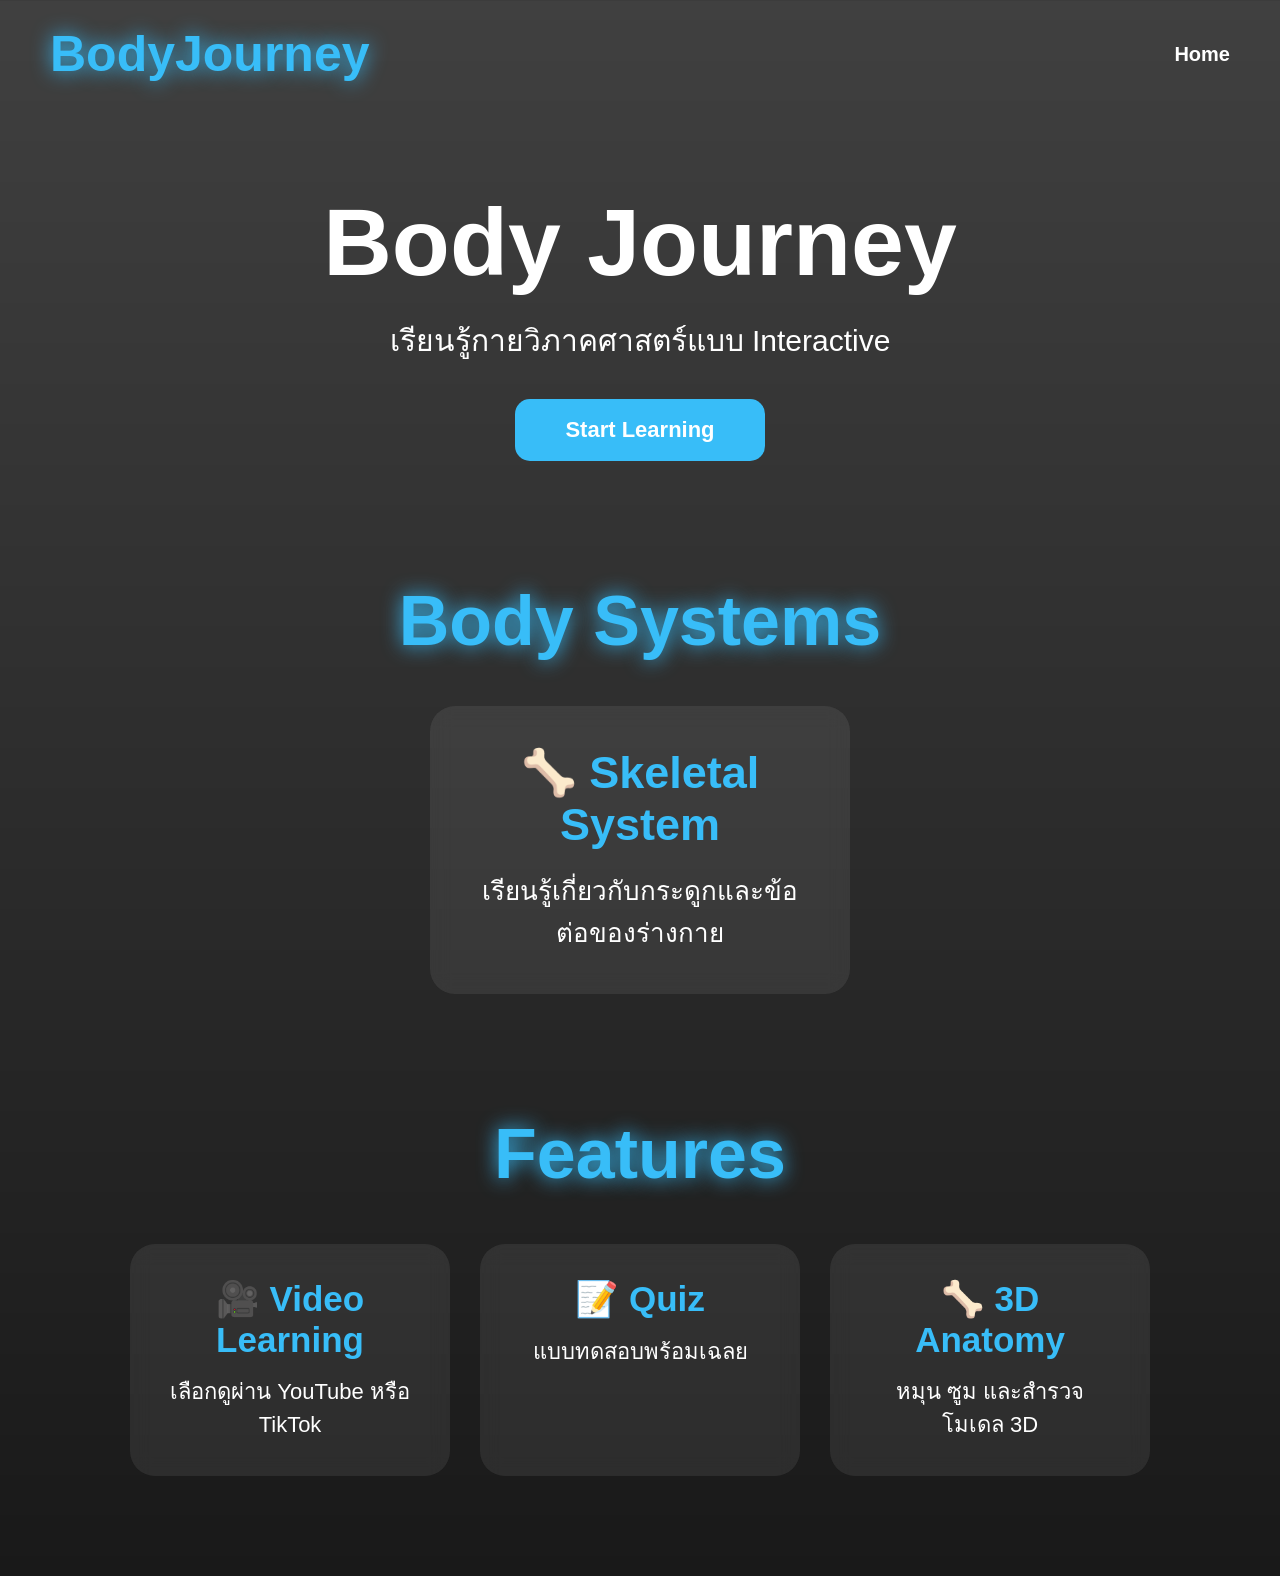
<file: index.html>
<!DOCTYPE html>
<html lang="th">
<head>
<meta charset="UTF-8">
<meta name="viewport" content="width=device-width, initial-scale=1.0">

<title>BodyJourney</title>

<style>

*{
    margin:0;
    padding:0;
    box-sizing:border-box;
    font-family:Arial, Helvetica, sans-serif;
}

body{
    background:
    linear-gradient(rgba(0,0,0,0.75), rgba(0,0,0,0.9)),
    url("https://images.unsplash.com/photo-1530210124550-912dc1381cb8?q=80&w=1200&auto=format&fit=crop");

    background-size:cover;
    background-position:center;
    min-height:100vh;
    color:white;
}

/* NAVBAR */

nav{
    display:flex;
    justify-content:space-between;
    align-items:center;
    padding:25px 50px;
}

.logo{
    font-size:50px;
    font-weight:bold;
    color:#38bdf8;
    text-shadow:0 0 20px #38bdf8;
}

nav a{
    color:white;
    text-decoration:none;
    font-size:20px;
    font-weight:bold;
}

/* HERO */

.hero{
    display:flex;
    flex-direction:column;
    justify-content:center;
    align-items:center;
    text-align:center;
    margin-top:80px;
}

.hero h1{
    font-size:95px;
    margin-bottom:20px;
}

.hero p{
    font-size:30px;
    margin-bottom:35px;
}

.start-btn{
    padding:18px 50px;
    background:#38bdf8;
    border:none;
    border-radius:15px;
    color:white;
    font-size:22px;
    font-weight:bold;
    cursor:pointer;
    transition:0.3s;
}

.start-btn:hover{
    background:#0ea5e9;
    transform:scale(1.05);
}

/* SYSTEMS */

.system-section{
    margin-top:120px;
    text-align:center;
}

.system-section h2{
    font-size:70px;
    color:#38bdf8;
    margin-bottom:45px;
    text-shadow:0 0 20px #38bdf8;
}

.system-card{
    width:420px;
    margin:auto;
    background:rgba(255,255,255,0.08);
    padding:40px;
    border-radius:25px;
    backdrop-filter:blur(10px);
    transition:0.3s;
    text-decoration:none;
    color:white;
    display:block;
}

.system-card:hover{
    transform:translateY(-10px);
    background:rgba(56,189,248,0.2);
}

.system-card h3{
    font-size:45px;
    color:#38bdf8;
    margin-bottom:20px;
}

.system-card p{
    font-size:26px;
    line-height:1.6;
}

/* FEATURES */

.features{
    margin-top:120px;
    padding-bottom:100px;
}

.features h2{
    text-align:center;
    font-size:70px;
    color:#38bdf8;
    margin-bottom:50px;
    text-shadow:0 0 20px #38bdf8;
}

.feature-grid{
    display:flex;
    justify-content:center;
    gap:30px;
    flex-wrap:wrap;
}

.feature-card{
    width:320px;
    background:rgba(255,255,255,0.08);
    padding:35px;
    border-radius:25px;
    text-align:center;
    text-decoration:none;
    color:white;
    transition:0.3s;
    backdrop-filter:blur(10px);
}

.feature-card:hover{
    transform:translateY(-10px);
    background:rgba(56,189,248,0.2);
    box-shadow:0 0 25px #38bdf8;
}

.feature-card h3{
    font-size:35px;
    margin-bottom:15px;
    color:#38bdf8;
}

.feature-card p{
    font-size:22px;
    line-height:1.5;
}

</style>

</head>

<body>

<nav>

<div class="logo">BodyJourney</div>

<a href="#">Home</a>

</nav>

<section class="hero">

<h1>Body Journey</h1>

<p>
เรียนรู้กายวิภาคศาสตร์แบบ Interactive
</p>

<button class="start-btn"

onclick="document.getElementById('systems').scrollIntoView({behavior:'smooth'})">

Start Learning

</button>

</section>

<section class="system-section" id="systems">

<h2>Body Systems</h2>

<a href="docs/skeletal.pdf" target="_blank" class="system-card">
    <h3>🦴 Skeletal System</h3>
    <p>เรียนรู้เกี่ยวกับกระดูกและข้อต่อของร่างกาย</p>
</a>

</section>

<section class="features">

<h2>Features</h2>

<div class="feature-grid">

<a href="video.html" class="feature-card">

<h3>🎥 Video Learning</h3>

<p>
เลือกดูผ่าน YouTube หรือ TikTok
</p>

</a>

<a href="quiz.html" class="feature-card">

<h3>📝 Quiz</h3>

<p>
แบบทดสอบพร้อมเฉลย
</p>

</a>

<a href="model.html" class="feature-card">

<h3>🦴 3D Anatomy</h3>

<p>
หมุน ซูม และสำรวจโมเดล 3D
</p>

</a>

</div>

</section>

</body>
</html>
</file>
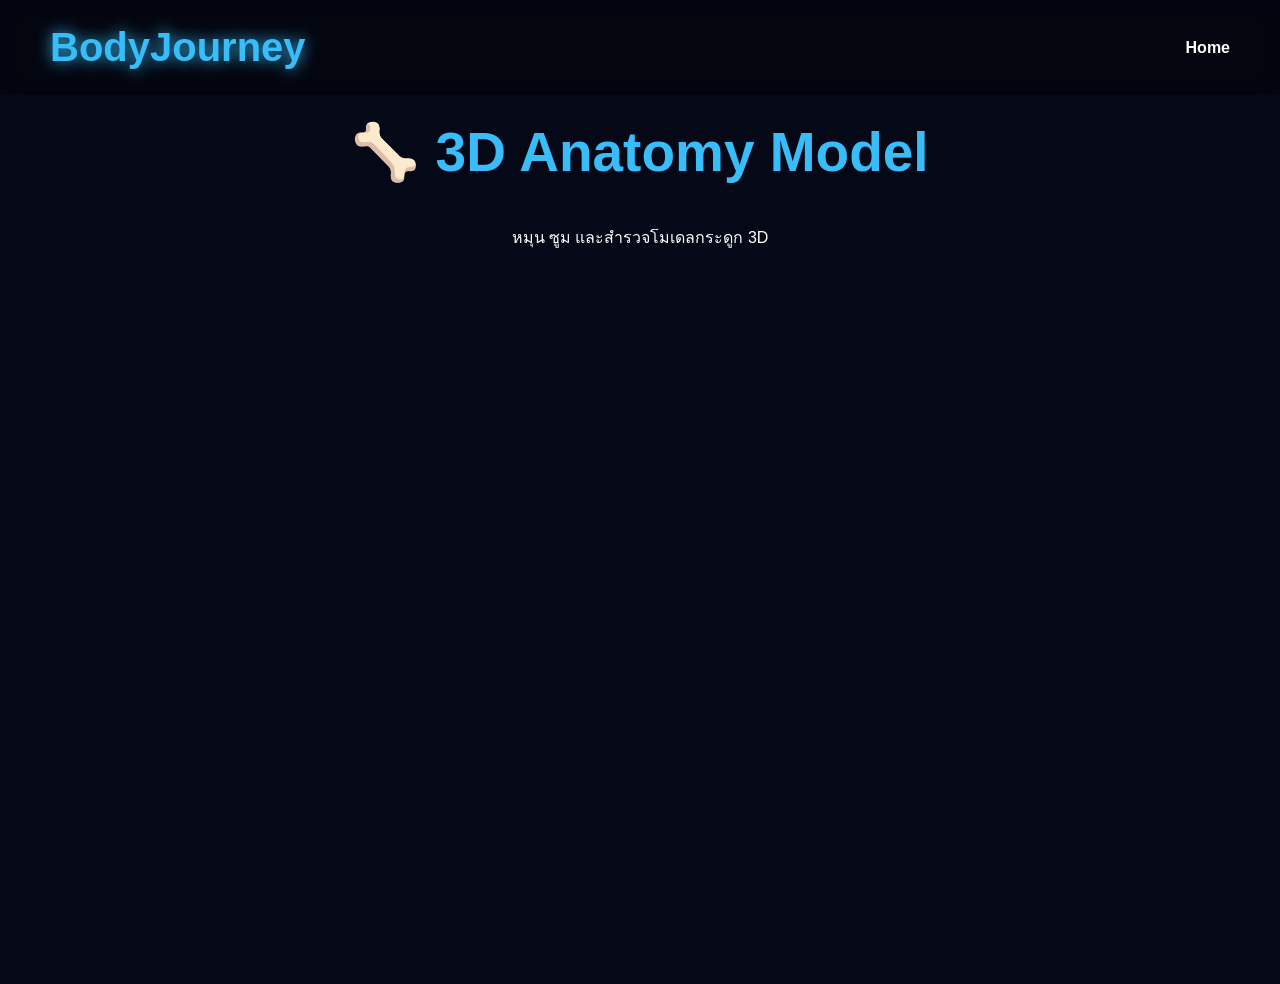
<file: model.html>
<!DOCTYPE html>
<html lang="th">

<head>

    <meta charset="UTF-8">

    <meta name="viewport" content="width=device-width, initial-scale=1.0">

    <title>3D Anatomy Model</title>

    <link rel="stylesheet" href="style.css">

</head>

<body>

    <nav>

        <h1>BodyJourney</h1>

        <ul>

            <li><a href="index.html">Home</a></li>

        </ul>

    </nav>

    <section class="skeletal-page">

        <h2>🦴 3D Anatomy Model</h2>

        <p style="margin-bottom:30px;">
            หมุน ซูม และสำรวจโมเดลกระดูก 3D
        </p>

        <iframe

        src="https://poly.cam/capture/B15C2098-E6D6-4BF7-99AA-891D59C836DB/embed"

        width="1000"

        height="700"

        style="border:none; border-radius:25px;"

        allowfullscreen>

        </iframe>

    </section>

</body>

</html>
</file>
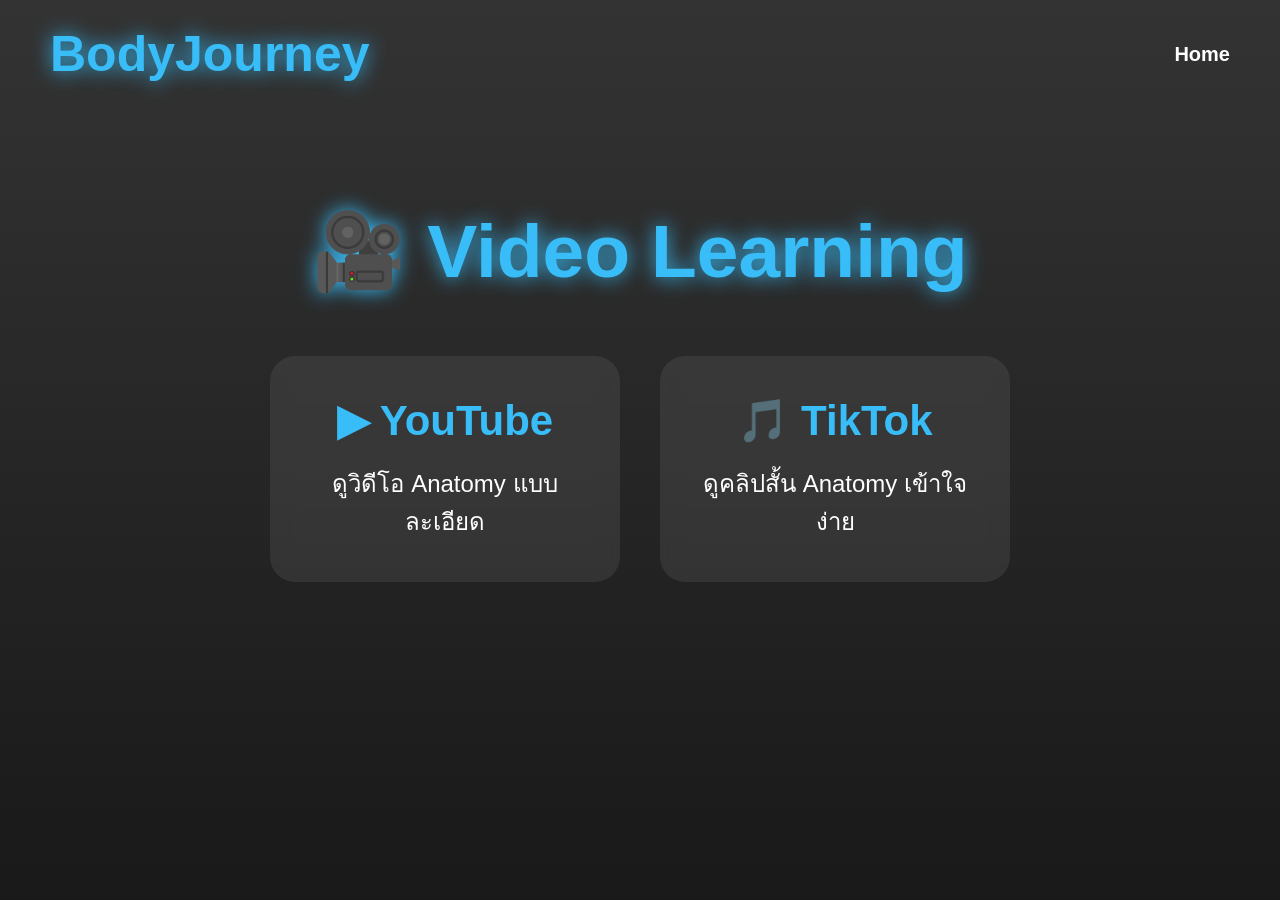
<file: video.html>
<!DOCTYPE html>
<html lang="th">
<head>
<meta charset="UTF-8">
<meta name="viewport" content="width=device-width, initial-scale=1.0">

<title>Video Learning</title>

<style>

*{
    margin:0;
    padding:0;
    box-sizing:border-box;
    font-family:Arial, Helvetica, sans-serif;
}

body{
    background:
    linear-gradient(rgba(0,0,0,0.8), rgba(0,0,0,0.9)),
    url("https://images.unsplash.com/photo-1530210124550-912dc1381cb8?q=80&w=1200&auto=format&fit=crop");

    background-size:cover;
    background-position:center;
    min-height:100vh;
    color:white;
}

/* NAVBAR */

nav{
    display:flex;
    justify-content:space-between;
    align-items:center;
    padding:25px 50px;
}

.logo{
    font-size:50px;
    font-weight:bold;
    color:#38bdf8;
    text-shadow:0 0 20px #38bdf8;
}

nav a{
    color:white;
    text-decoration:none;
    font-size:20px;
    font-weight:bold;
}

/* CONTAINER */

.container{
    display:flex;
    flex-direction:column;
    justify-content:center;
    align-items:center;
    margin-top:100px;
}

.container h1{
    font-size:75px;
    color:#38bdf8;
    margin-bottom:60px;
    text-shadow:0 0 20px #38bdf8;
}

/* VIDEO CARDS */

.video-grid{
    display:flex;
    gap:40px;
    flex-wrap:wrap;
    justify-content:center;
}

.video-card{
    width:350px;
    padding:40px;
    border-radius:25px;
    background:rgba(255,255,255,0.08);
    text-align:center;
    text-decoration:none;
    color:white;
    transition:0.3s;
    backdrop-filter:blur(10px);
}

.video-card:hover{
    transform:translateY(-10px);
    background:rgba(56,189,248,0.2);
    box-shadow:0 0 25px #38bdf8;
}

.video-card h2{
    font-size:42px;
    margin-bottom:20px;
    color:#38bdf8;
}

.video-card p{
    font-size:24px;
    line-height:1.6;
}

</style>

</head>

<body>

<nav>

<div class="logo">BodyJourney</div>

<a href="index.html">Home</a>

</nav>

<div class="container">

<h1>🎥 Video Learning</h1>

<div class="video-grid">

<a class="video-card"

href="https://www.youtube.com/results?search_query=skeletal+system+anatomy"

target="_blank">

<h2>▶ YouTube</h2>

<p>
ดูวิดีโอ Anatomy แบบละเอียด
</p>

</a>

<a class="video-card"

href="https://vt.tiktok.com/ZS9EyRaeJ/"

target="_blank">

<h2>🎵 TikTok</h2>

<p>
ดูคลิปสั้น Anatomy เข้าใจง่าย
</p>

</a>

</div>

</div>

</body>
</html>
</file>
<file: style.css>
*{
    margin:0;
    padding:0;
    box-sizing:border-box;
    font-family:Arial, Helvetica, sans-serif;
}

body{

    background:#050816;
    color:white;

}

/* Navbar */

nav{

    position:fixed;

    width:100%;

    top:0;

    left:0;

    padding:25px 50px;

    display:flex;

    justify-content:space-between;

    align-items:center;

    z-index:1000;

    background:rgba(0,0,0,0.3);

    backdrop-filter:blur(10px);

}

nav h1{

    color:#38bdf8;

    font-size:40px;

    text-shadow:0 0 15px #38bdf8;

}

nav ul{

    list-style:none;

}

nav a{

    color:white;

    text-decoration:none;

    font-weight:bold;

    transition:0.3s;

}

nav a:hover{

    color:#38bdf8;

}

/* Hero */

.hero{

    height:100vh;

    display:flex;

    flex-direction:column;

    justify-content:center;

    align-items:center;

    text-align:center;

    background:

    linear-gradient(rgba(0,0,0,0.6), rgba(0,0,0,0.7)),

    url('https://images.unsplash.com/photo-1530210124550-912dc1381cb8?q=80&w=1974&auto=format&fit=crop');

    background-size:cover;

    background-position:center;

}

.hero h2{

    font-size:90px;

    margin-bottom:20px;

    text-shadow:0 0 30px rgba(255,255,255,0.5);

}

.hero p{

    font-size:28px;

    margin-bottom:30px;

}

.hero button{

    padding:18px 45px;

    border:none;

    border-radius:15px;

    background:#38bdf8;

    color:white;

    font-size:22px;

    font-weight:bold;

    cursor:pointer;

    transition:0.3s;

    box-shadow:0 0 25px #38bdf8;

}

.hero button:hover{

    transform:scale(1.05);

    background:#0ea5e9;

}

/* Sections */

.systems,
.features{

    padding:120px 50px;

    text-align:center;

}

.systems h2,
.features h2{

    font-size:60px;

    color:#38bdf8;

    margin-bottom:50px;

    text-shadow:0 0 15px #38bdf8;

}

/* Cards */

.card-container{

    display:flex;

    justify-content:center;

    flex-wrap:wrap;

    gap:30px;

}

.card{

    width:320px;

    padding:35px;

    border-radius:25px;

    background:rgba(255,255,255,0.08);

    backdrop-filter:blur(10px);

    transition:0.3s;

    cursor:pointer;

    box-shadow:0 0 20px rgba(56,189,248,0.2);

}

.card:hover{

    transform:translateY(-10px);

    box-shadow:0 0 35px rgba(56,189,248,0.5);

}

.card h3{

    color:#38bdf8;

    margin-bottom:15px;

    font-size:28px;

}

.card p{

    font-size:18px;

    line-height:1.7;

}

/* Link */

.card-link{

    text-decoration:none;

    color:white;

}

/* Model Page */

.skeletal-page{

    padding-top:120px;

    text-align:center;

}

.skeletal-page h2{

    font-size:55px;

    color:#38bdf8;

    margin-bottom:40px;

}
</file>
